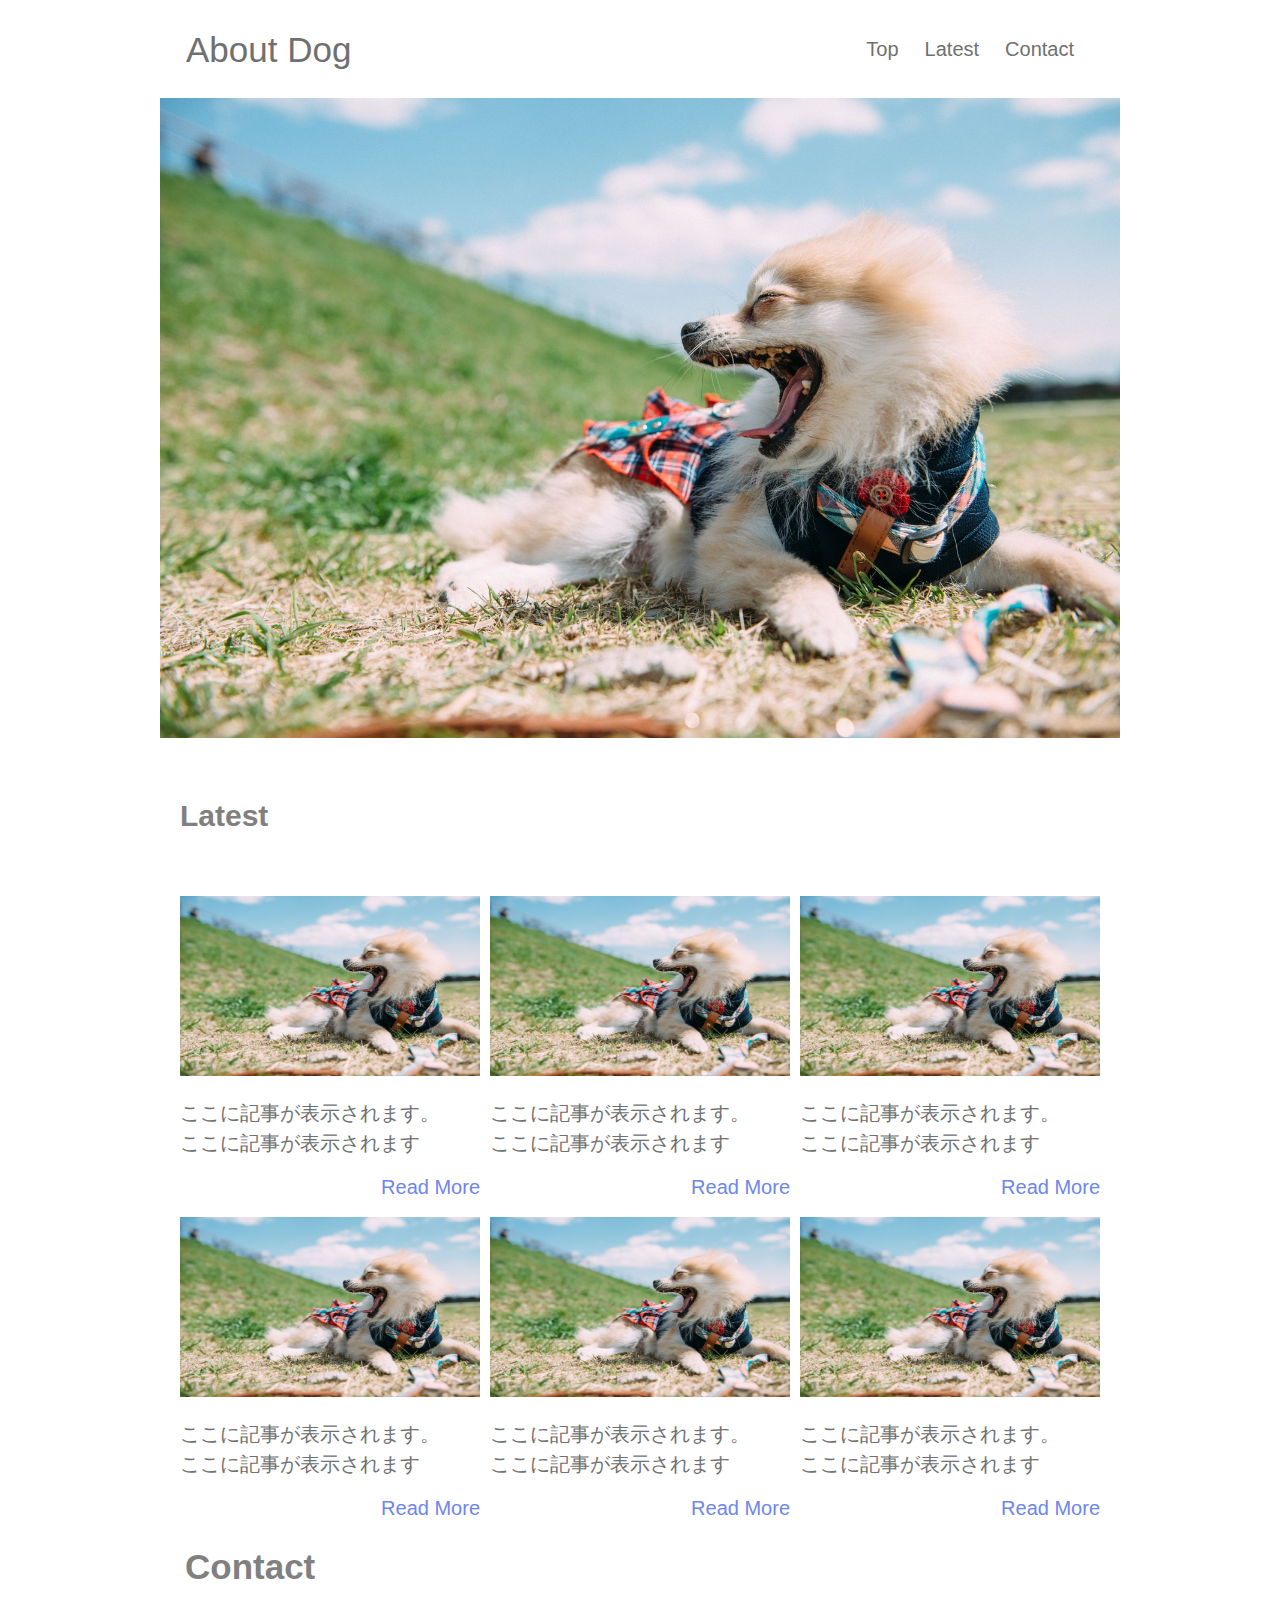
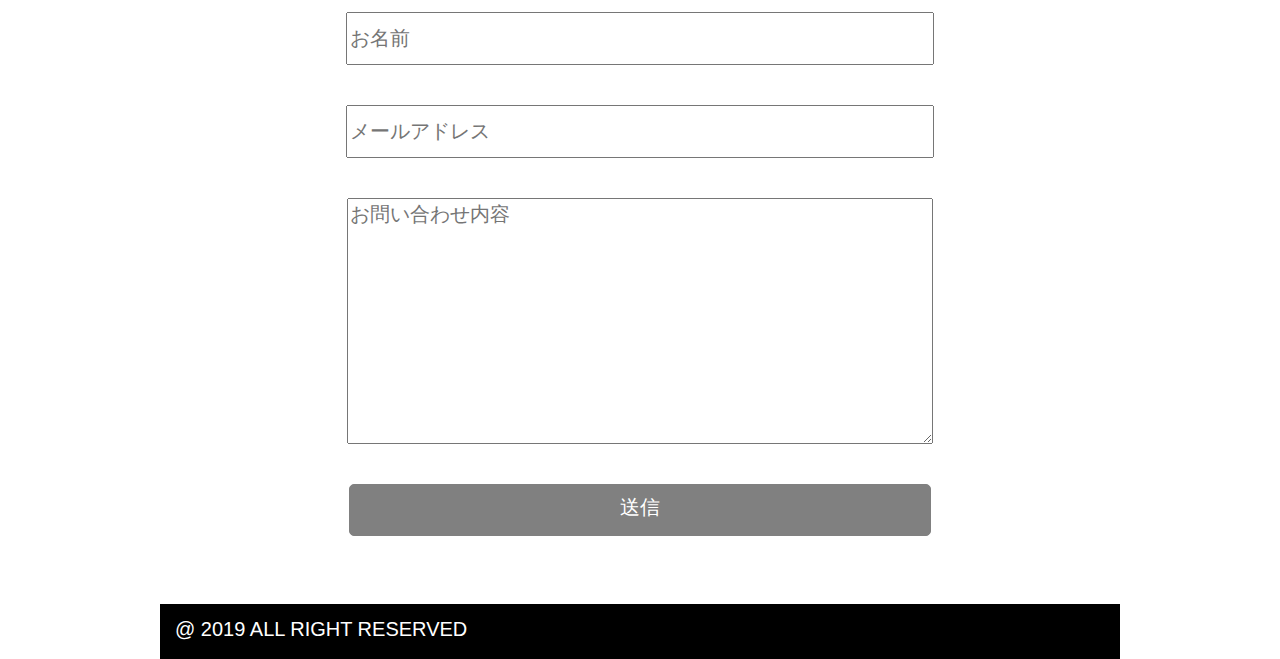
<file: index.html>
<!DOCTYPE html>
<html lang="en">

<head>
    <meta charset="UTF-8">
    <meta name="viewport" content="width=device-width, initial-scale=1.0">
    <meta http-equiv="X-UA-Compatible" content="ie=edge">
    <title>About Dog</title>
    <link rel="stylesheet" href="./css/reset.css">
    <link rel="stylesheet" href="./css/dog.css">
    <link rel="stylesheet" href="./css/style.css">
</head>

<body>
    <!-- header -->
    <header id="fixed">
        <!-- header 左 -->
        <div class="header-left">
            <span>About Dog</span>
        </div>

        <!-- header 右 -->
        <ul class="header-right">
            <li>Top</li>
            <li>Latest</li>
            <li>Contact</li>
        </ul>

    </header>
    <!-- header　ここまで -->

    <!-- Top img -->
    <main class="bg1">
        <img src="./img/dog.jpg" alt="">
    </main>


    <!-- 投稿欄 -->
    <div class="content">
        <main>
            <h1>Latest</h1>
            <ul class="img-box">
                <li>
                    <img src="./img/dog.jpg" alt="">
                    <span class="content">ここに記事が表示されます。<br>ここに記事が表示されます</span>
                    <div class="readmore">
                        <a href="">Read More</a>
                    </div>
                </li>
                <li>
                    <img src="./img/dog.jpg" alt="">
                    <span class="content">ここに記事が表示されます。<br>ここに記事が表示されます</span>
                    <div class="readmore">
                        <a href="">Read More</a>
                    </div>
                </li>
                <li>
                    <img src="./img/dog.jpg" alt="">
                    <span class="content">ここに記事が表示されます。<br>ここに記事が表示されます</span>
                    <div class="readmore">
                        <a href="">Read More</a>
                    </div>
                </li>
                <li>
                    <img src="./img/dog.jpg" alt="">
                    <span class="content">ここに記事が表示されます。<br>ここに記事が表示されます</span>
                    <div class="readmore">
                        <a href="">Read More</a>
                    </div>
                </li>
                <li>
                    <img src="./img/dog.jpg" alt="">
                    <span class="content">ここに記事が表示されます。<br>ここに記事が表示されます</span>
                    <div class="readmore">
                        <a href="">Read More</a>
                    </div>
                </li>
                <li>
                    <img src="./img/dog.jpg" alt="">
                    <span class="content">ここに記事が表示されます。<br>ここに記事が表示されます</span>
                    <div class="readmore">
                        <a href="">Read More</a>
                    </div>
                </li>


            </ul>

        </main>
    </div><br>
    <div>
        <h1>Contact</h1><br>
        <form method="POST" action="">
            <div class="contact">
            <input type="text" name="name" class="about" placeholder="お名前">
            </div><br>
            <div class="contact">
            <input type="text" name="email" class="about" placeholder="メールアドレス">
            </div><br>
            <div class="contact">
            <textarea placeholder="お問い合わせ内容" class="about2" ></textarea>
            </textarea>
            </div><br>
            <div class="contact">
            <a href="" class="btn"><p>送信</p></a>
            </div><br>
        </form>
        <footer>
            <p class="footer-right">@ 2019 ALL RIGHT RESERVED</p>
        </footer>
</div>
</body>

</html>
</file>
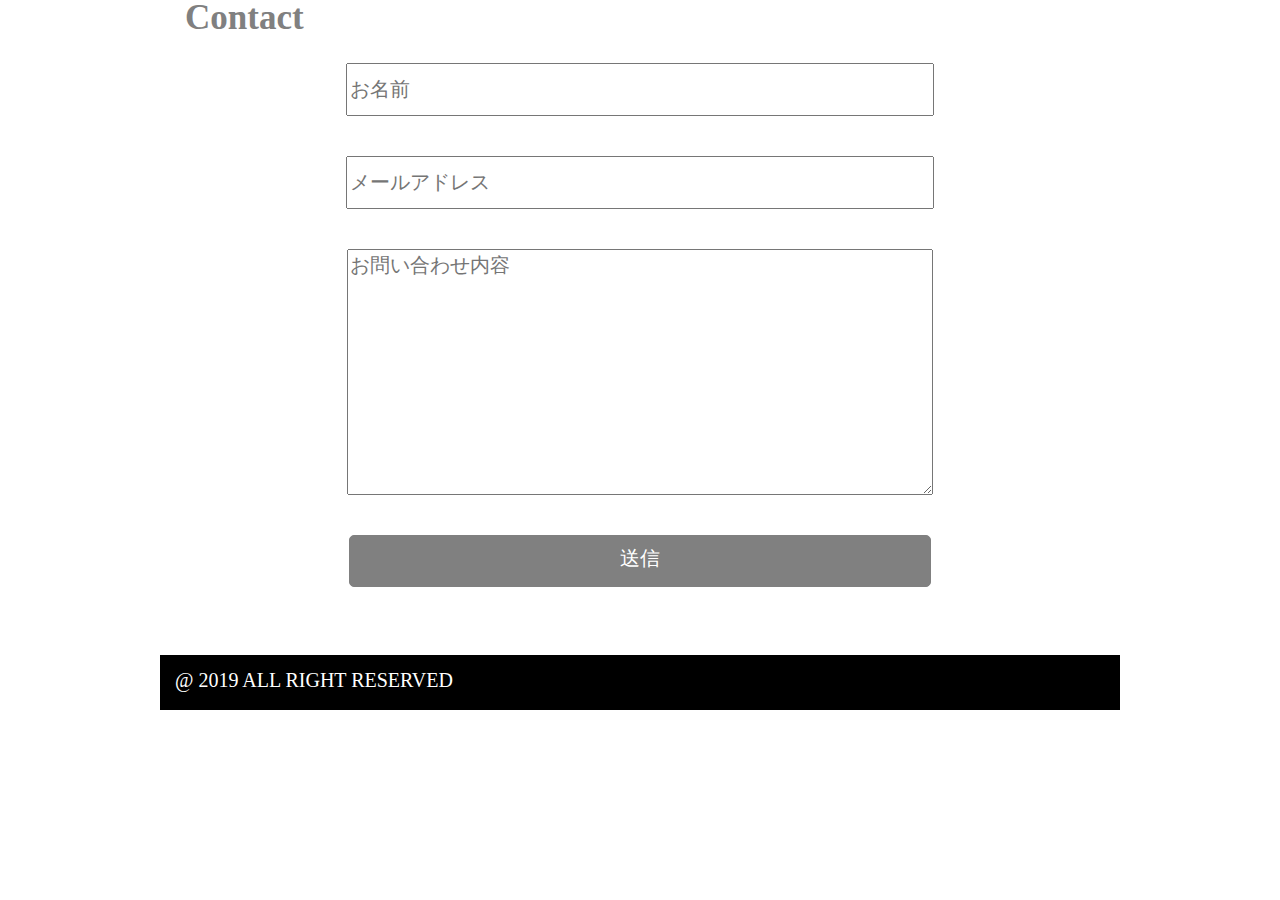
<file: contact.html>
<!DOCTYPE html>
<html lang="en">
<head>
    <meta charset="UTF-8">
    <meta name="viewport" content="width=device-width, initial-scale=1.0">
    <meta http-equiv="X-UA-Compatible" content="ie=edge">
    <link rel="stylesheet" href="./css/reset.css">
    <link rel="stylesheet" href="./css/dog.css">
    <title>Document</title>
</head>
<body>
    <h1>Contact</h1><br>
    <form method="POST" action="">
        <div class="contact">
        <input type="text" name="name" class="about" placeholder="お名前">
        </div><br>
        <div class="contact">
        <input type="text" name="email" class="about" placeholder="メールアドレス">
        </div><br>
        <div class="contact">
        <textarea placeholder="お問い合わせ内容" class="about2" ></textarea>
        </textarea>
        </div><br>
        <div class="contact">
        <a href="" class="btn"><p>送信</p></a>
        </div><br>
    </form>
    <footer>
        <p class="footer-right">@ 2019 ALL RIGHT RESERVED</p>
    </footer>
</body>
</html>
</file>
<file: css/dog.css>
body{
    width: 960px;
    margin: 0 auto;

}

h1{
    font-size: 35px;
    color: gray;
    margin-left: 25px;
}
.contact{
   display: flex;
   justify-content: center;
   padding: 12px;
}

.about{
    width: 580px;
    height: 47px;
    font-size: 20px;
    
}

.about2{
    width: 580px;
    height: 240px;
    font-size: 20px;
}

.btn{
    border: 1px solid gray;
    border-radius: 5px;
    background-color: gray;
    text-align: center;
    width: 580px;
    height: 50px;
    font-size: 20px;
    color: white;
    text-decoration: none;
    padding: 0px;
}

.btn p{
    margin-top: 12px;
}
footer{
    background-color: black;
    width: 960px;
    height: 55px;
}
.footer-right{
    color: white;
    font-size: 20px;
    margin-top: 40px;
    padding: 15px;
}

@media screen and (max-width: 920px){
    body{
        width: 100%;
    }
    h1{
        text-align: center;        
    }

    .contact{
        margin: 0 auto;        
        width: 500px;
        /* height: auto; */
    }

    footer{
        margin: 0 auto;
       width: 100%;
    }
}

@media screen and (max-width: 850px){
    body{
        width: 100%;
    }

    h1{
        font-size: 28px;
    }

    .contact{
        margin: 0 auto;        
        width: 400px;
    }

    .about{
        height: 40px;
        font-size: 15px;
    }

    .about2{
        height: 150px;
        font-size: 16px;
    }

    footer{
        margin: 0 auto;
        width: 100%;
    }

    
}
</file>
<file: css/style.css>
body {
    margin: 0 auto;
    width: 960px;
    font-family: 'Hiragino Kaku Gothic ProN', 'ヒラギノ角ゴ ProN W3', sans-serif;
}
    
header {
    display: flex;
    justify-content: space-between;
    align-items: center;
    height: 98px;
    color: #707070;
    text-align: center;

}
.header-left {
    font-size: 35px;
    margin-left: 26px;
}
.header-right {
    display: flex;
    justify-content: flex-end;
    margin-right: 20px;
    font-size: 20px;
}
.header-right li {
    margin-right: 26px;
}
.bg1 img{
    background-repeat: no-repeat;
    background-size: cover;
    text-align: center;
    width: 100%;
}

.content {
    display: flex;
    flex-direction: row;
    font-size: 20px;
    color: #707070;

}

.content h1{
    font-size: 30px;
    margin: 60px 20px;
    font-family: 'Hiragino Kaku Gothic ProN', 'ヒラギノ角ゴ ProN W3', sans-serif;
}
.img-box {
    display: flex;
    justify-content: center;
    flex-wrap: wrap;
    
}
.img-box li {
    margin: 5px;
}
.img-box img {
    width: 300px;
    height: 180px;
}
.img-box li span {
    margin: 19px 0;
    line-height: 1.5;
}
.readmore  {
    text-align: right;
    margin-bottom: 10px;
}
.readmore a {
    color: #6D86ED;
    text-decoration: none;
}
@media screen and (min-width:600px) and (max-width:960px) {
    body {
        width: 100%;
    }
    .header-left {
        font-size: 28px;
    }
    .header-right {
        margin-right: 20px;
        font-size: 15px;
    }
    .content {
        font-size: 20px;    
    }
    
    .content h1{
        font-size: 25px;
        margin: 30px 10px;
    }
    
    
}

@media screen and (max-width:600px) {
    body {
        width: 100%;
    }
    .header-left {
        font-size: 25px;
    }
    .header-right {
        margin-right: 15px;
        font-size: 15px;
    }
    .content {
        font-size: 18px;    
    }
    
    .content h1{
        font-size: 20px;
        margin: 30px 10px;
    }


}
</file>
